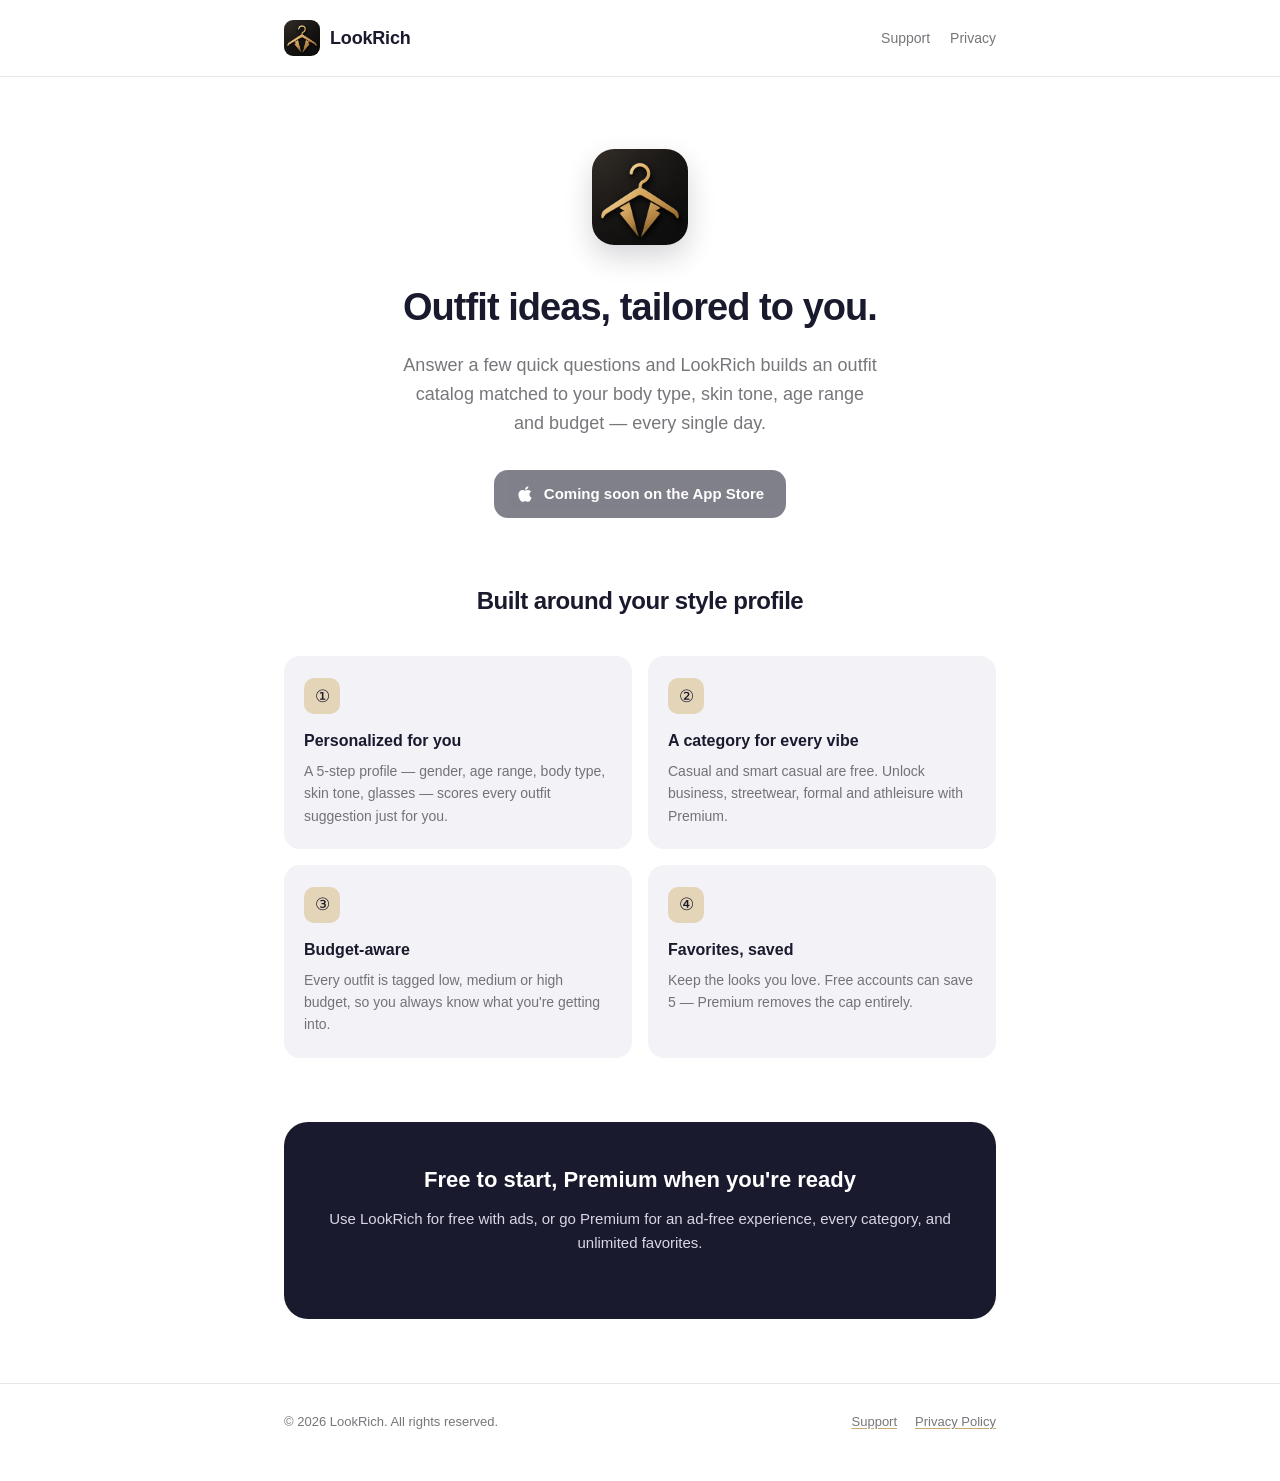
<file: index.html>
<!DOCTYPE html>
<html lang="en">
<head>
<meta charset="UTF-8">
<meta name="viewport" content="width=device-width, initial-scale=1.0">
<title>LookRich — Outfit ideas, tailored to you</title>
<meta name="description" content="LookRich is an iOS app that turns a quick style profile into personalized outfit ideas matched to your body type, skin tone and budget.">
<link rel="icon" href="icon.png">
<link rel="stylesheet" href="styles.css">
</head>
<body>

<header class="site-header">
  <div class="wrap">
    <a href="index.html" class="brand">
      <img src="icon.png" alt="LookRich icon">
      LookRich
    </a>
    <nav>
      <a href="support.html">Support</a>
      <a href="privacy.html">Privacy</a>
    </nav>
  </div>
</header>

<main>
  <section class="hero wrap">
    <img src="icon.png" alt="LookRich app icon" class="app-icon">
    <h1>Outfit ideas, tailored to you.</h1>
    <p class="tagline">Answer a few quick questions and LookRich builds an outfit catalog matched to your body type, skin tone, age range and budget — every single day.</p>
    <div class="badge-row">
      <span class="store-badge" title="App Store link coming soon">
        <svg viewBox="0 0 384 512" fill="currentColor" xmlns="http://www.w3.org/2000/svg"><path d="M318.7 268.7c-.2-36.7 16.4-64.4 50-84.8-18.8-26.9-47.2-41.7-84.7-44.6-35.5-2.8-74.3 20.7-88.5 20.7-15 0-49.4-19.7-76.4-19.7C63.3 141.2 4 184.8 4 273.5q0 39.3 14.4 81.2c12.8 36.7 59 126.7 107.2 125.2 25.2-.6 43-17.9 75.8-17.9 31.8 0 48.3 17.9 76.4 17.9 48.6-.7 90.4-82.5 102.6-119.3-65.2-30.7-61.7-90-61.7-91.9zm-56.6-164.2c27.3-32.4 24.8-61.9 24-72.5-23.6 1.4-51 16.4-66.6 34.8-17.2 19.8-27.3 44.3-25.2 71.9 25.8-2 49.2-15.2 67.8-34.2z"/></svg>
        Coming soon on the App Store
      </span>
    </div>
  </section>

  <section class="wrap">
    <h2 class="section-title">Built around your style profile</h2>
    <div class="feature-grid">
      <div class="feature-card">
        <span class="chip">①</span>
        <h3>Personalized for you</h3>
        <p>A 5-step profile — gender, age range, body type, skin tone, glasses — scores every outfit suggestion just for you.</p>
      </div>
      <div class="feature-card">
        <span class="chip">②</span>
        <h3>A category for every vibe</h3>
        <p>Casual and smart casual are free. Unlock business, streetwear, formal and athleisure with Premium.</p>
      </div>
      <div class="feature-card">
        <span class="chip">③</span>
        <h3>Budget-aware</h3>
        <p>Every outfit is tagged low, medium or high budget, so you always know what you're getting into.</p>
      </div>
      <div class="feature-card">
        <span class="chip">④</span>
        <h3>Favorites, saved</h3>
        <p>Keep the looks you love. Free accounts can save 5 — Premium removes the cap entirely.</p>
      </div>
    </div>

    <div class="cta-band">
      <h2>Free to start, Premium when you're ready</h2>
      <p>Use LookRich for free with ads, or go Premium for an ad-free experience, every category, and unlimited favorites.</p>
    </div>
  </section>
</main>

<footer class="site-footer">
  <div class="wrap">
    <span>© 2026 LookRich. All rights reserved.</span>
    <nav>
      <a href="support.html">Support</a>
      <a href="privacy.html">Privacy Policy</a>
    </nav>
  </div>
</footer>

</body>
</html>
</file>
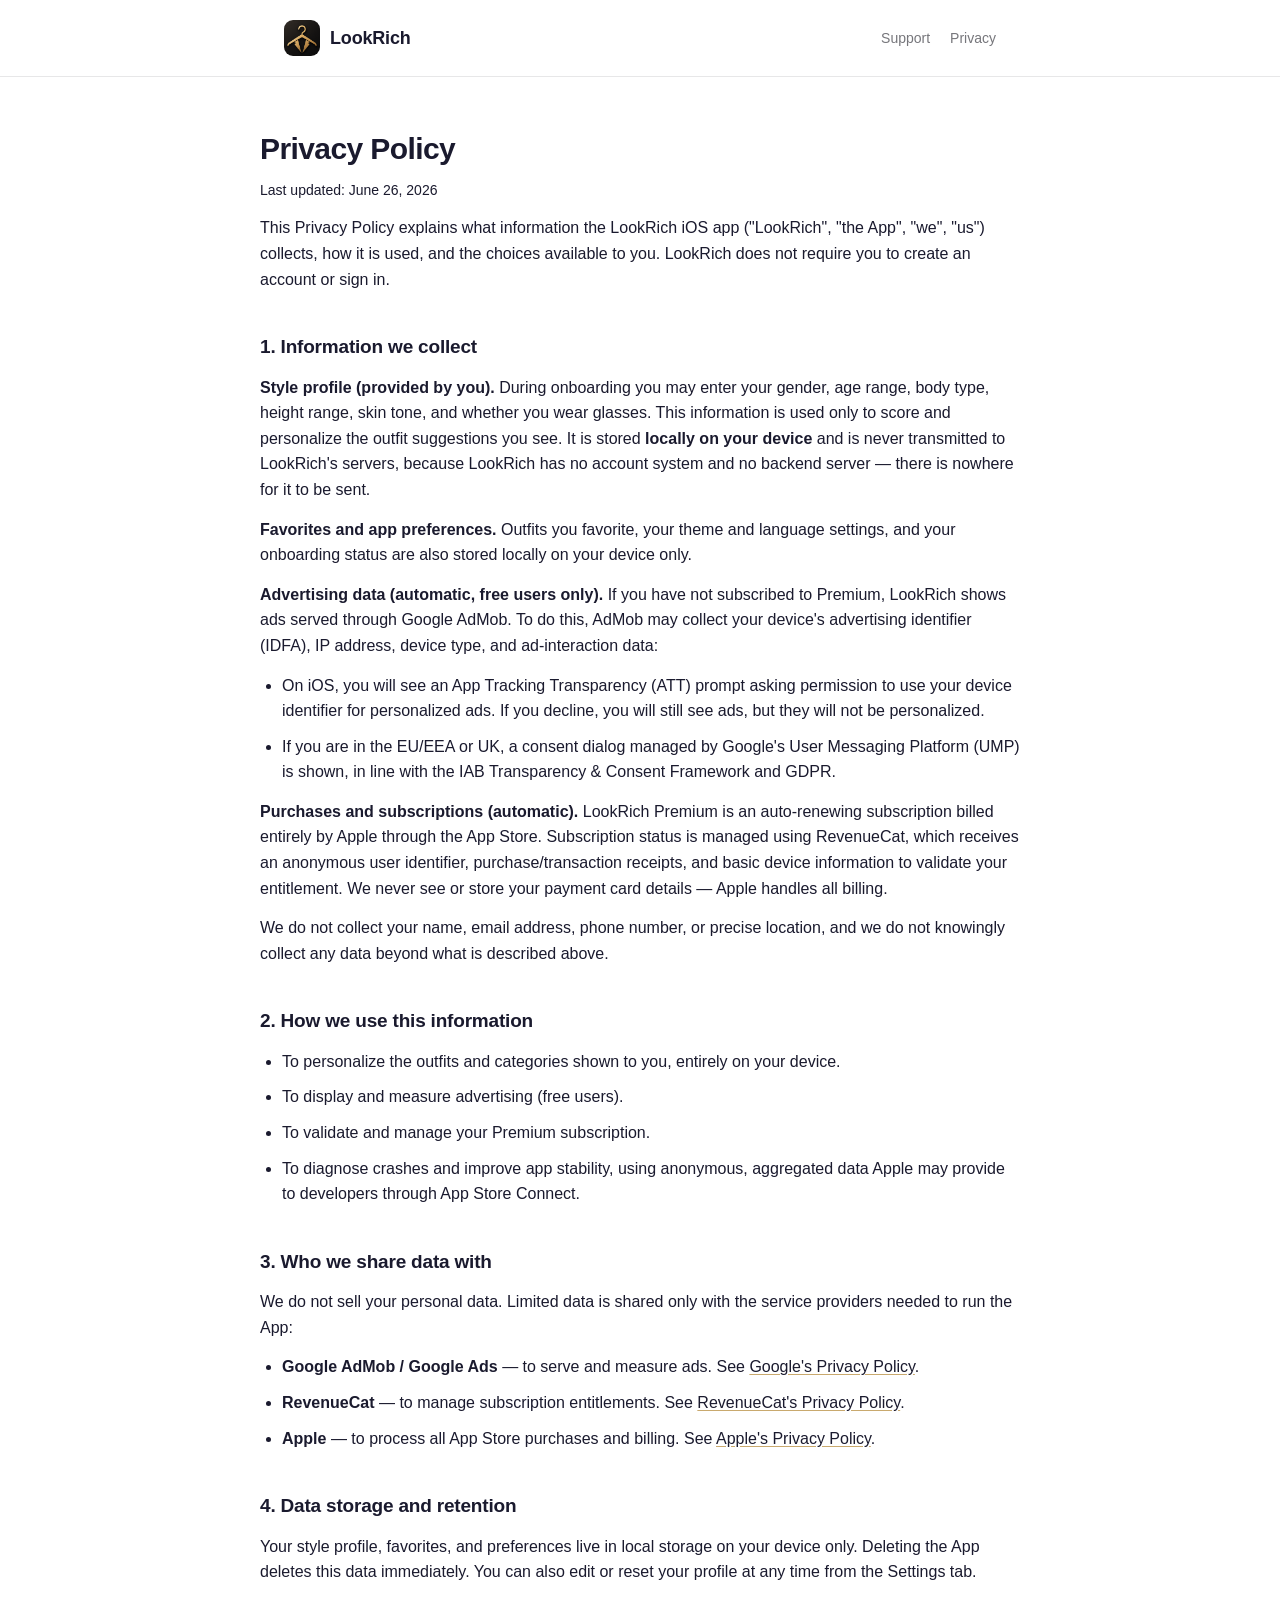
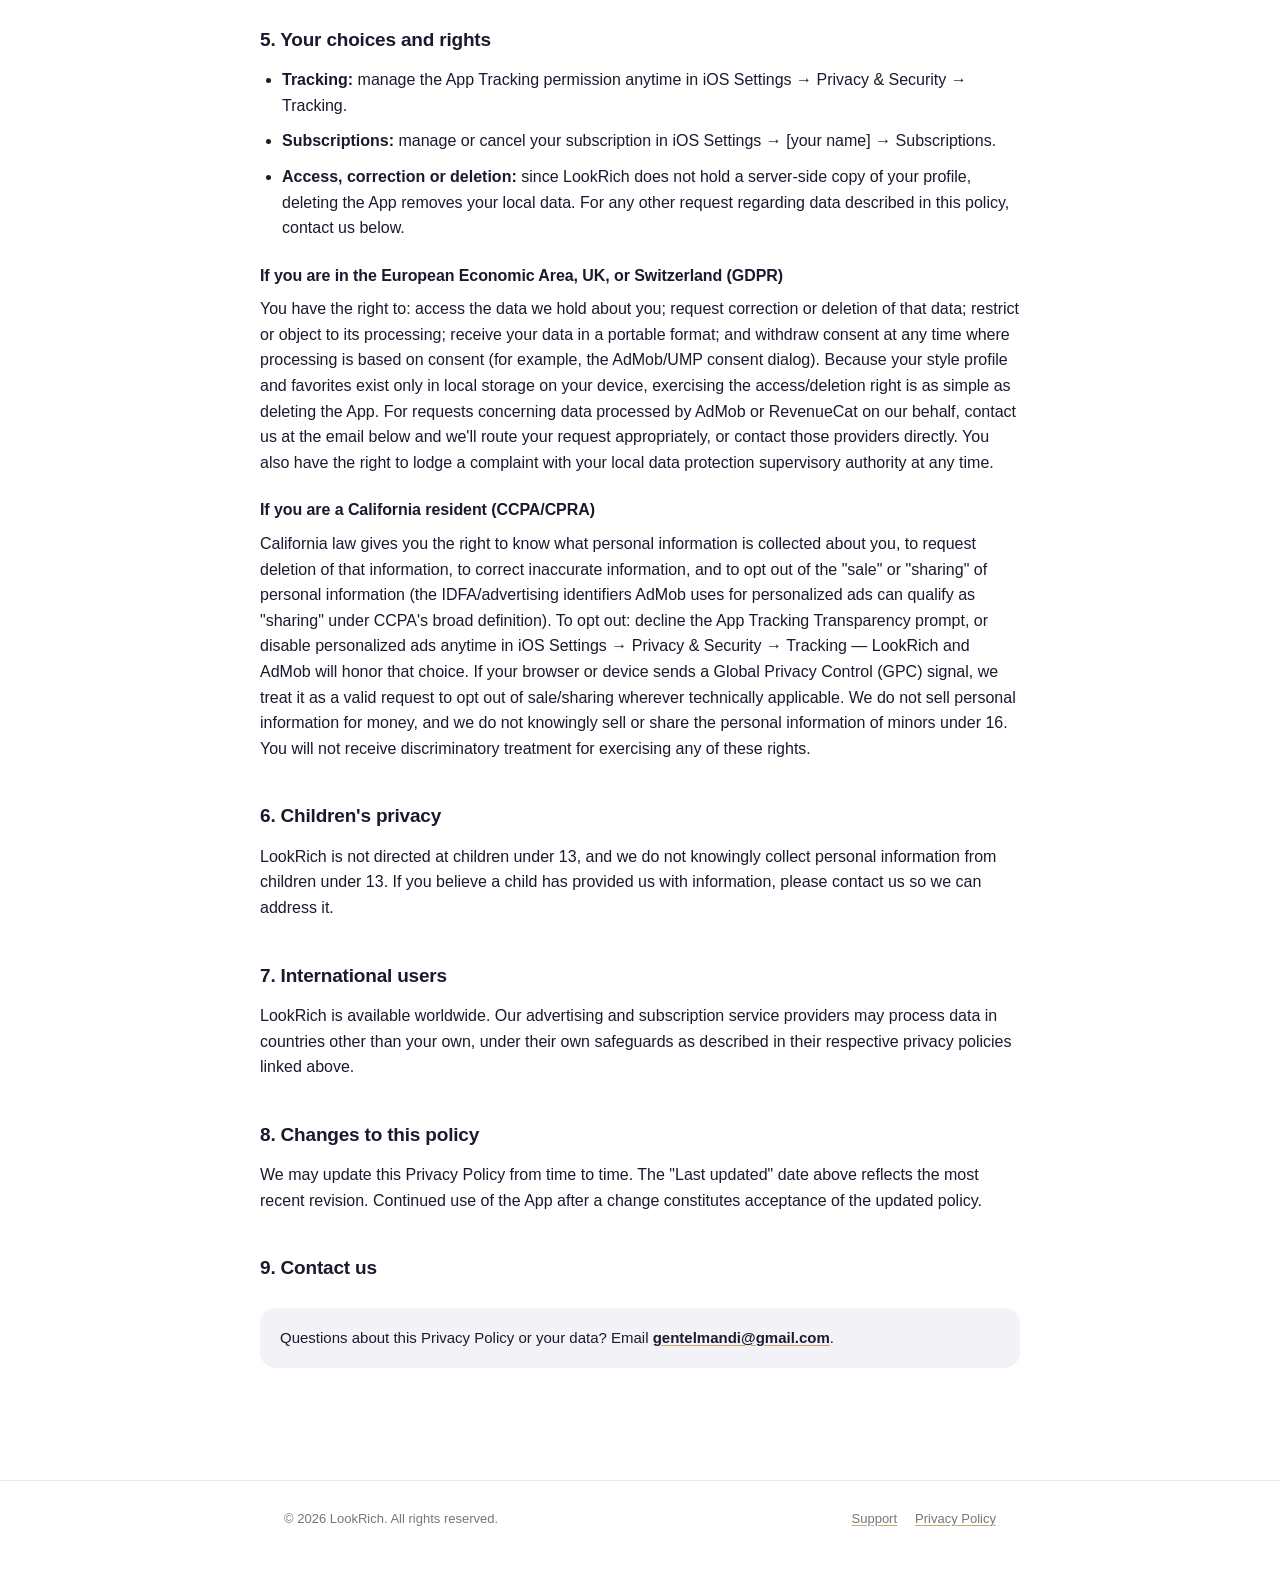
<file: privacy.html>
<!DOCTYPE html>
<html lang="en">
<head>
<meta charset="UTF-8">
<meta name="viewport" content="width=device-width, initial-scale=1.0">
<title>Privacy Policy — LookRich</title>
<meta name="description" content="LookRich Privacy Policy: what data the app collects, how it's used, and your choices.">
<link rel="icon" href="icon.png">
<link rel="stylesheet" href="styles.css">
</head>
<body>

<header class="site-header">
  <div class="wrap">
    <a href="index.html" class="brand">
      <img src="icon.png" alt="LookRich icon">
      LookRich
    </a>
    <nav>
      <a href="support.html">Support</a>
      <a href="privacy.html">Privacy</a>
    </nav>
  </div>
</header>

<main class="content wrap">
  <h1>Privacy Policy</h1>
  <p class="updated">Last updated: June 26, 2026</p>

  <p>This Privacy Policy explains what information the LookRich iOS app ("LookRich", "the App", "we", "us") collects, how it is used, and the choices available to you. LookRich does not require you to create an account or sign in.</p>

  <h2>1. Information we collect</h2>

  <p><strong>Style profile (provided by you).</strong> During onboarding you may enter your gender, age range, body type, height range, skin tone, and whether you wear glasses. This information is used only to score and personalize the outfit suggestions you see. It is stored <strong>locally on your device</strong> and is never transmitted to LookRich's servers, because LookRich has no account system and no backend server — there is nowhere for it to be sent.</p>

  <p><strong>Favorites and app preferences.</strong> Outfits you favorite, your theme and language settings, and your onboarding status are also stored locally on your device only.</p>

  <p><strong>Advertising data (automatic, free users only).</strong> If you have not subscribed to Premium, LookRich shows ads served through Google AdMob. To do this, AdMob may collect your device's advertising identifier (IDFA), IP address, device type, and ad-interaction data:</p>
  <ul>
    <li>On iOS, you will see an App Tracking Transparency (ATT) prompt asking permission to use your device identifier for personalized ads. If you decline, you will still see ads, but they will not be personalized.</li>
    <li>If you are in the EU/EEA or UK, a consent dialog managed by Google's User Messaging Platform (UMP) is shown, in line with the IAB Transparency & Consent Framework and GDPR.</li>
  </ul>

  <p><strong>Purchases and subscriptions (automatic).</strong> LookRich Premium is an auto-renewing subscription billed entirely by Apple through the App Store. Subscription status is managed using RevenueCat, which receives an anonymous user identifier, purchase/transaction receipts, and basic device information to validate your entitlement. We never see or store your payment card details — Apple handles all billing.</p>

  <p>We do not collect your name, email address, phone number, or precise location, and we do not knowingly collect any data beyond what is described above.</p>

  <h2>2. How we use this information</h2>
  <ul>
    <li>To personalize the outfits and categories shown to you, entirely on your device.</li>
    <li>To display and measure advertising (free users).</li>
    <li>To validate and manage your Premium subscription.</li>
    <li>To diagnose crashes and improve app stability, using anonymous, aggregated data Apple may provide to developers through App Store Connect.</li>
  </ul>

  <h2>3. Who we share data with</h2>
  <p>We do not sell your personal data. Limited data is shared only with the service providers needed to run the App:</p>
  <ul>
    <li><strong>Google AdMob / Google Ads</strong> — to serve and measure ads. See <a href="https://policies.google.com/privacy" target="_blank" rel="noopener">Google's Privacy Policy</a>.</li>
    <li><strong>RevenueCat</strong> — to manage subscription entitlements. See <a href="https://www.revenuecat.com/privacy" target="_blank" rel="noopener">RevenueCat's Privacy Policy</a>.</li>
    <li><strong>Apple</strong> — to process all App Store purchases and billing. See <a href="https://www.apple.com/legal/privacy/" target="_blank" rel="noopener">Apple's Privacy Policy</a>.</li>
  </ul>

  <h2>4. Data storage and retention</h2>
  <p>Your style profile, favorites, and preferences live in local storage on your device only. Deleting the App deletes this data immediately. You can also edit or reset your profile at any time from the Settings tab.</p>

  <h2>5. Your choices and rights</h2>
  <ul>
    <li><strong>Tracking:</strong> manage the App Tracking permission anytime in iOS Settings → Privacy &amp; Security → Tracking.</li>
    <li><strong>Subscriptions:</strong> manage or cancel your subscription in iOS Settings → [your name] → Subscriptions.</li>
    <li><strong>Access, correction or deletion:</strong> since LookRich does not hold a server-side copy of your profile, deleting the App removes your local data. For any other request regarding data described in this policy, contact us below.</li>
  </ul>

  <h3>If you are in the European Economic Area, UK, or Switzerland (GDPR)</h3>
  <p>You have the right to: access the data we hold about you; request correction or deletion of that data; restrict or object to its processing; receive your data in a portable format; and withdraw consent at any time where processing is based on consent (for example, the AdMob/UMP consent dialog). Because your style profile and favorites exist only in local storage on your device, exercising the access/deletion right is as simple as deleting the App. For requests concerning data processed by AdMob or RevenueCat on our behalf, contact us at the email below and we'll route your request appropriately, or contact those providers directly. You also have the right to lodge a complaint with your local data protection supervisory authority at any time.</p>

  <h3>If you are a California resident (CCPA/CPRA)</h3>
  <p>California law gives you the right to know what personal information is collected about you, to request deletion of that information, to correct inaccurate information, and to opt out of the "sale" or "sharing" of personal information (the IDFA/advertising identifiers AdMob uses for personalized ads can qualify as "sharing" under CCPA's broad definition). To opt out: decline the App Tracking Transparency prompt, or disable personalized ads anytime in iOS Settings → Privacy &amp; Security → Tracking — LookRich and AdMob will honor that choice. If your browser or device sends a Global Privacy Control (GPC) signal, we treat it as a valid request to opt out of sale/sharing wherever technically applicable. We do not sell personal information for money, and we do not knowingly sell or share the personal information of minors under 16. You will not receive discriminatory treatment for exercising any of these rights.</p>

  <h2>6. Children's privacy</h2>
  <p>LookRich is not directed at children under 13, and we do not knowingly collect personal information from children under 13. If you believe a child has provided us with information, please contact us so we can address it.</p>

  <h2>7. International users</h2>
  <p>LookRich is available worldwide. Our advertising and subscription service providers may process data in countries other than your own, under their own safeguards as described in their respective privacy policies linked above.</p>

  <h2>8. Changes to this policy</h2>
  <p>We may update this Privacy Policy from time to time. The "Last updated" date above reflects the most recent revision. Continued use of the App after a change constitutes acceptance of the updated policy.</p>

  <h2>9. Contact us</h2>
  <div class="callout">
    Questions about this Privacy Policy or your data? Email <a href="mailto:gentelmandi@gmail.com">gentelmandi@gmail.com</a>.
  </div>
</main>

<footer class="site-footer">
  <div class="wrap">
    <span>© 2026 LookRich. All rights reserved.</span>
    <nav>
      <a href="support.html">Support</a>
      <a href="privacy.html">Privacy Policy</a>
    </nav>
  </div>
</footer>

</body>
</html>
</file>
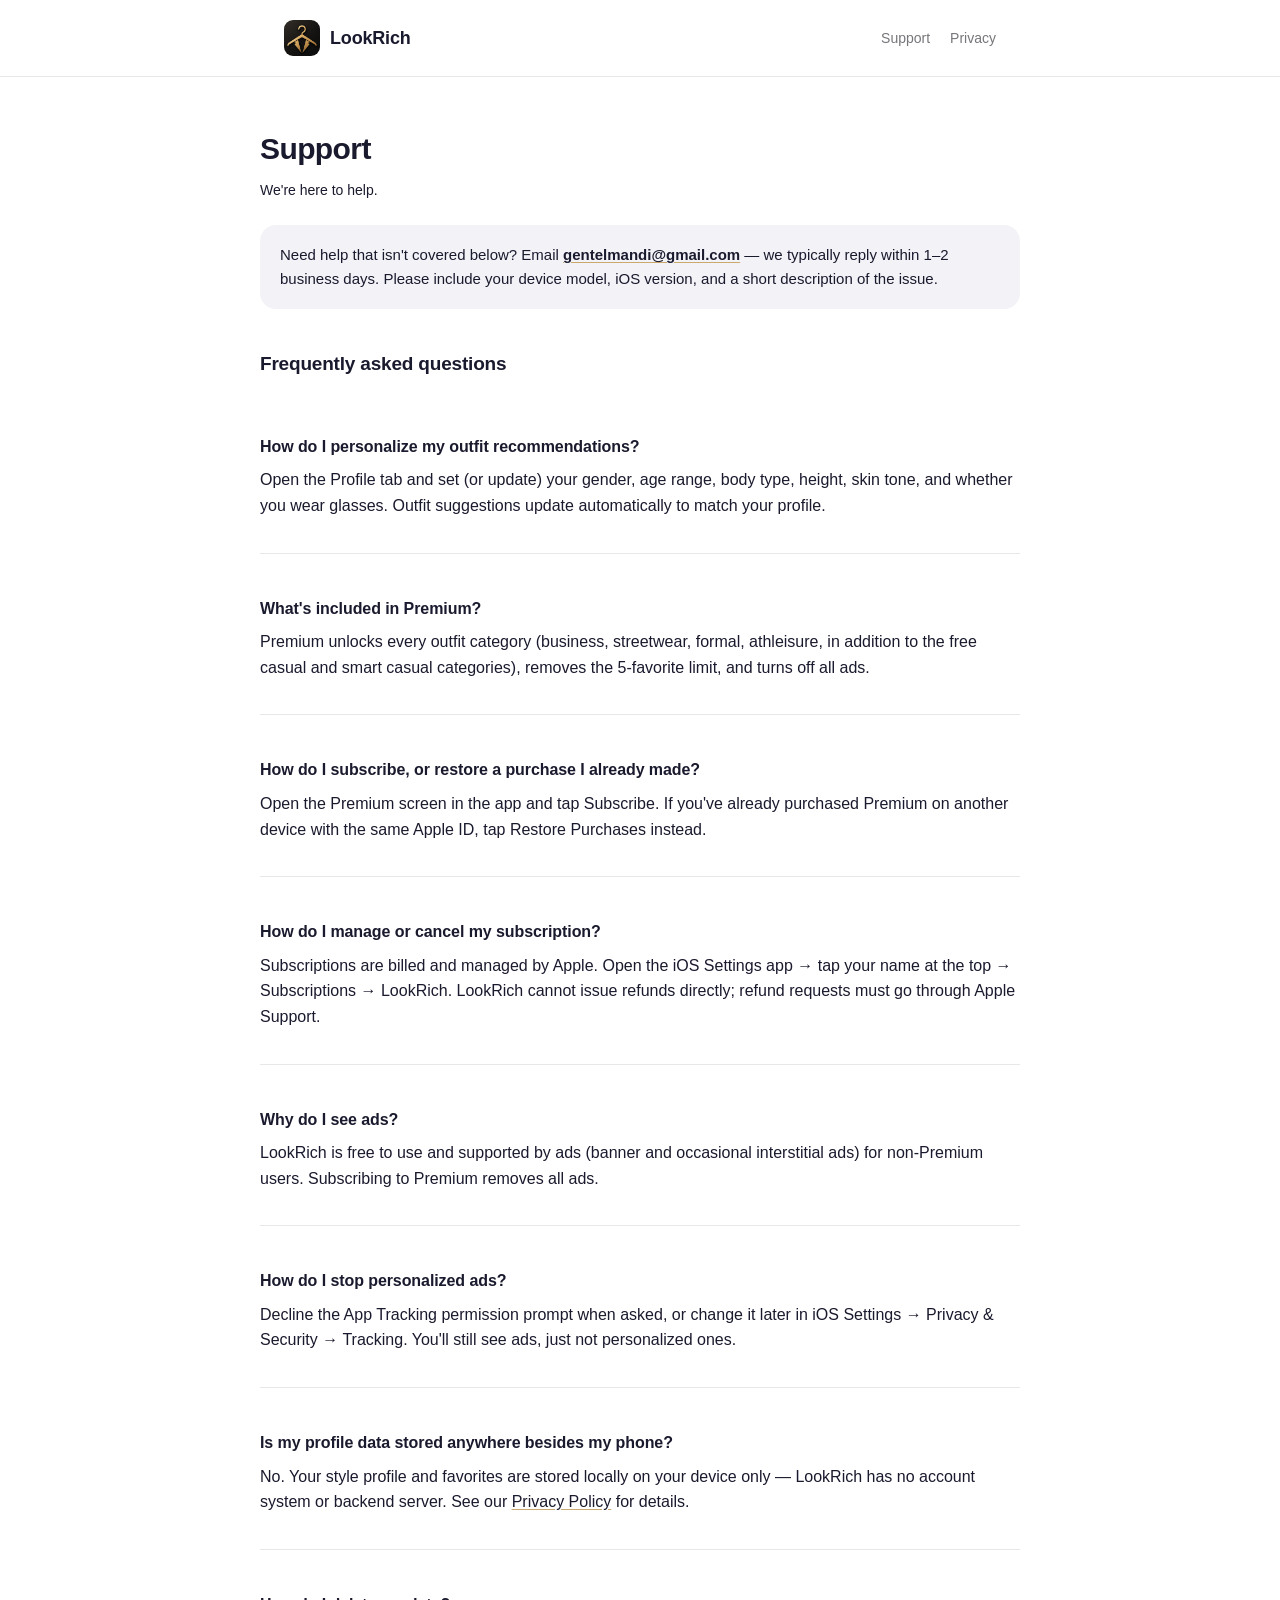
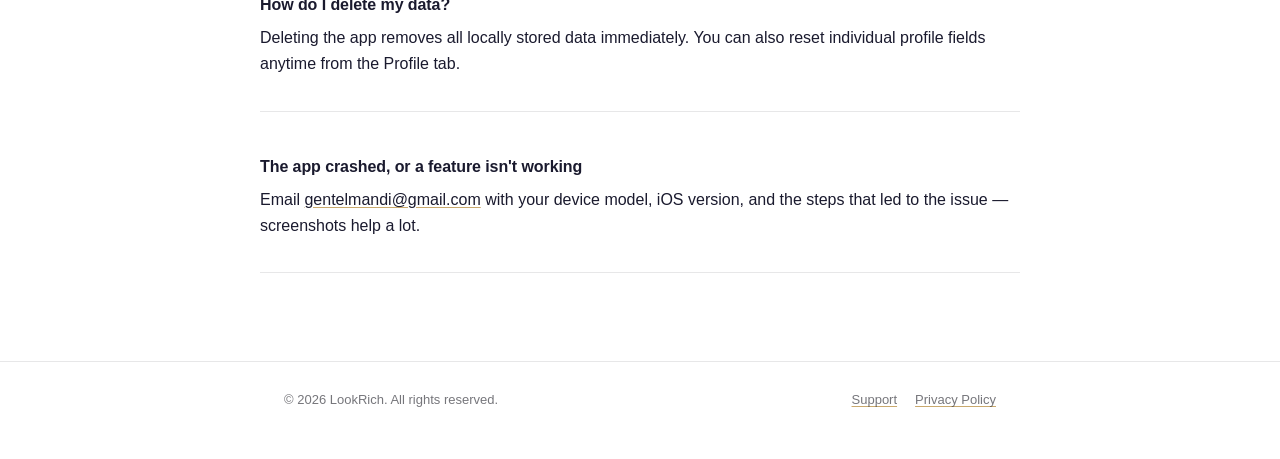
<file: support.html>
<!DOCTYPE html>
<html lang="en">
<head>
<meta charset="UTF-8">
<meta name="viewport" content="width=device-width, initial-scale=1.0">
<title>Support — LookRich</title>
<meta name="description" content="Get help with LookRich: FAQs, subscription management, and contact information.">
<link rel="icon" href="icon.png">
<link rel="stylesheet" href="styles.css">
</head>
<body>

<header class="site-header">
  <div class="wrap">
    <a href="index.html" class="brand">
      <img src="icon.png" alt="LookRich icon">
      LookRich
    </a>
    <nav>
      <a href="support.html">Support</a>
      <a href="privacy.html">Privacy</a>
    </nav>
  </div>
</header>

<main class="content wrap">
  <h1>Support</h1>
  <p class="updated">We're here to help.</p>

  <div class="callout">
    Need help that isn't covered below? Email <a href="mailto:gentelmandi@gmail.com?subject=LookRich%20Support">gentelmandi@gmail.com</a> — we typically reply within 1–2 business days. Please include your device model, iOS version, and a short description of the issue.
  </div>

  <h2>Frequently asked questions</h2>

  <div class="faq-item">
    <h3>How do I personalize my outfit recommendations?</h3>
    <p>Open the Profile tab and set (or update) your gender, age range, body type, height, skin tone, and whether you wear glasses. Outfit suggestions update automatically to match your profile.</p>
  </div>

  <div class="faq-item">
    <h3>What's included in Premium?</h3>
    <p>Premium unlocks every outfit category (business, streetwear, formal, athleisure, in addition to the free casual and smart casual categories), removes the 5-favorite limit, and turns off all ads.</p>
  </div>

  <div class="faq-item">
    <h3>How do I subscribe, or restore a purchase I already made?</h3>
    <p>Open the Premium screen in the app and tap Subscribe. If you've already purchased Premium on another device with the same Apple ID, tap Restore Purchases instead.</p>
  </div>

  <div class="faq-item">
    <h3>How do I manage or cancel my subscription?</h3>
    <p>Subscriptions are billed and managed by Apple. Open the iOS Settings app → tap your name at the top → Subscriptions → LookRich. LookRich cannot issue refunds directly; refund requests must go through Apple Support.</p>
  </div>

  <div class="faq-item">
    <h3>Why do I see ads?</h3>
    <p>LookRich is free to use and supported by ads (banner and occasional interstitial ads) for non-Premium users. Subscribing to Premium removes all ads.</p>
  </div>

  <div class="faq-item">
    <h3>How do I stop personalized ads?</h3>
    <p>Decline the App Tracking permission prompt when asked, or change it later in iOS Settings → Privacy &amp; Security → Tracking. You'll still see ads, just not personalized ones.</p>
  </div>

  <div class="faq-item">
    <h3>Is my profile data stored anywhere besides my phone?</h3>
    <p>No. Your style profile and favorites are stored locally on your device only — LookRich has no account system or backend server. See our <a href="privacy.html">Privacy Policy</a> for details.</p>
  </div>

  <div class="faq-item">
    <h3>How do I delete my data?</h3>
    <p>Deleting the app removes all locally stored data immediately. You can also reset individual profile fields anytime from the Profile tab.</p>
  </div>

  <div class="faq-item">
    <h3>The app crashed, or a feature isn't working</h3>
    <p>Email <a href="mailto:gentelmandi@gmail.com?subject=LookRich%20Bug%20Report">gentelmandi@gmail.com</a> with your device model, iOS version, and the steps that led to the issue — screenshots help a lot.</p>
  </div>

</main>

<footer class="site-footer">
  <div class="wrap">
    <span>© 2026 LookRich. All rights reserved.</span>
    <nav>
      <a href="support.html">Support</a>
      <a href="privacy.html">Privacy Policy</a>
    </nav>
  </div>
</footer>

</body>
</html>
</file>
<file: styles.css>
/* LookRich — shared site styles */

:root {
  --navy: #1A1A2E;
  --navy-soft: #2A2A45;
  --gold: #C9A96E;
  --gold-soft: #E4D5B8;
  --bg: #FFFFFF;
  --bg-secondary: #F2F2F7;
  --text: #1A1A2E;
  --text-secondary: #3C3C43B3;
  --separator: #3C3C431F;
  --radius-card: 16px;
  --radius-button: 14px;
  --radius-chip: 10px;
  --max-width: 760px;
}

* {
  box-sizing: border-box;
}

html {
  -webkit-text-size-adjust: 100%;
}

body {
  margin: 0;
  font-family: -apple-system, BlinkMacSystemFont, "Segoe UI", Roboto, Helvetica, Arial, sans-serif;
  color: var(--text);
  background: var(--bg);
  line-height: 1.6;
  font-size: 16px;
}

a {
  color: var(--navy);
  text-decoration: underline;
  text-decoration-color: var(--gold);
  text-underline-offset: 2px;
}

a:hover {
  color: var(--gold);
}

.wrap {
  max-width: var(--max-width);
  margin: 0 auto;
  padding: 0 24px;
}

/* Header */
.site-header {
  border-bottom: 1px solid var(--separator);
  padding: 20px 0;
}

.site-header .wrap {
  display: flex;
  align-items: center;
  gap: 12px;
}

.site-header img {
  width: 36px;
  height: 36px;
  border-radius: 9px;
  display: block;
}

.site-header .brand {
  font-weight: 700;
  font-size: 18px;
  letter-spacing: -0.01em;
  text-decoration: none;
  color: var(--text);
  display: flex;
  align-items: center;
  gap: 10px;
}

.site-header nav {
  margin-left: auto;
  display: flex;
  gap: 20px;
  font-size: 14px;
}

.site-header nav a {
  color: var(--text-secondary);
  text-decoration: none;
}

.site-header nav a:hover {
  color: var(--navy);
}

/* Footer */
.site-footer {
  border-top: 1px solid var(--separator);
  margin-top: 64px;
  padding: 28px 0 48px;
  color: var(--text-secondary);
  font-size: 13px;
}

.site-footer .wrap {
  display: flex;
  flex-wrap: wrap;
  gap: 16px;
  justify-content: space-between;
  align-items: center;
}

.site-footer nav {
  display: flex;
  gap: 18px;
}

.site-footer a {
  color: var(--text-secondary);
}

/* Generic content (privacy / support) */
main.content {
  padding: 48px 0 24px;
}

main.content h1 {
  font-size: 30px;
  letter-spacing: -0.02em;
  margin: 0 0 6px;
}

.updated {
  color: var(--text-secondary);
  font-size: 14px;
  margin: 0 0 40px;
}

main.content h2 {
  font-size: 19px;
  margin: 40px 0 12px;
  letter-spacing: -0.01em;
}

main.content h3 {
  font-size: 16px;
  margin: 22px 0 8px;
  letter-spacing: -0.005em;
}

main.content p {
  margin: 0 0 14px;
  color: var(--text);
}

main.content ul {
  margin: 0 0 14px;
  padding-left: 22px;
}

main.content li {
  margin-bottom: 10px;
}

main.content strong {
  font-weight: 600;
}

.callout {
  background: var(--bg-secondary);
  border-radius: var(--radius-card);
  padding: 18px 20px;
  margin: 24px 0;
  font-size: 15px;
}

.callout a {
  font-weight: 600;
}

/* FAQ */
.faq-item {
  border-bottom: 1px solid var(--separator);
  padding: 20px 0;
}

.faq-item:first-of-type {
  border-top: 1px solid var(--separator);
}

.faq-item h3 {
  font-size: 16px;
  margin: 0 0 8px;
}

.faq-item p {
  margin: 0;
  color: var(--text-secondary);
}

/* Marketing / hero */
.hero {
  padding: 72px 0 56px;
  text-align: center;
}

.hero img.app-icon {
  width: 96px;
  height: 96px;
  border-radius: 22px;
  box-shadow: 0 12px 28px rgba(26, 26, 46, 0.18);
  margin-bottom: 24px;
}

.hero h1 {
  font-size: 38px;
  letter-spacing: -0.025em;
  margin: 0 0 14px;
}

.hero p.tagline {
  font-size: 18px;
  color: var(--text-secondary);
  max-width: 480px;
  margin: 0 auto 32px;
}

.badge-row {
  display: flex;
  justify-content: center;
  gap: 14px;
  flex-wrap: wrap;
}

.store-badge {
  display: inline-flex;
  align-items: center;
  gap: 10px;
  background: var(--navy);
  color: #fff;
  padding: 12px 22px;
  border-radius: var(--radius-button);
  text-decoration: none;
  font-size: 15px;
  font-weight: 600;
  opacity: 0.55;
  cursor: default;
}

.store-badge svg {
  width: 18px;
  height: 18px;
  flex-shrink: 0;
}

.section-title {
  text-align: center;
  font-size: 24px;
  letter-spacing: -0.02em;
  margin: 8px 0 36px;
}

.feature-grid {
  display: grid;
  grid-template-columns: repeat(2, 1fr);
  gap: 16px;
  margin-bottom: 64px;
}

@media (max-width: 560px) {
  .feature-grid {
    grid-template-columns: 1fr;
  }
  .hero h1 {
    font-size: 30px;
  }
}

.feature-card {
  background: var(--bg-secondary);
  border-radius: var(--radius-card);
  padding: 22px 20px;
}

.feature-card .chip {
  display: inline-flex;
  align-items: center;
  justify-content: center;
  width: 36px;
  height: 36px;
  border-radius: var(--radius-chip);
  background: var(--gold-soft);
  color: var(--navy);
  font-size: 17px;
  margin-bottom: 14px;
}

.feature-card h3 {
  font-size: 16px;
  margin: 0 0 6px;
}

.feature-card p {
  font-size: 14px;
  color: var(--text-secondary);
  margin: 0;
}

.cta-band {
  background: var(--navy);
  color: #fff;
  border-radius: 24px;
  padding: 40px 32px;
  text-align: center;
  margin-bottom: 56px;
}

.cta-band h2 {
  margin: 0 0 10px;
  font-size: 22px;
}

.cta-band p {
  color: #d8d6e6;
  margin: 0 0 24px;
  font-size: 15px;
}
</file>
